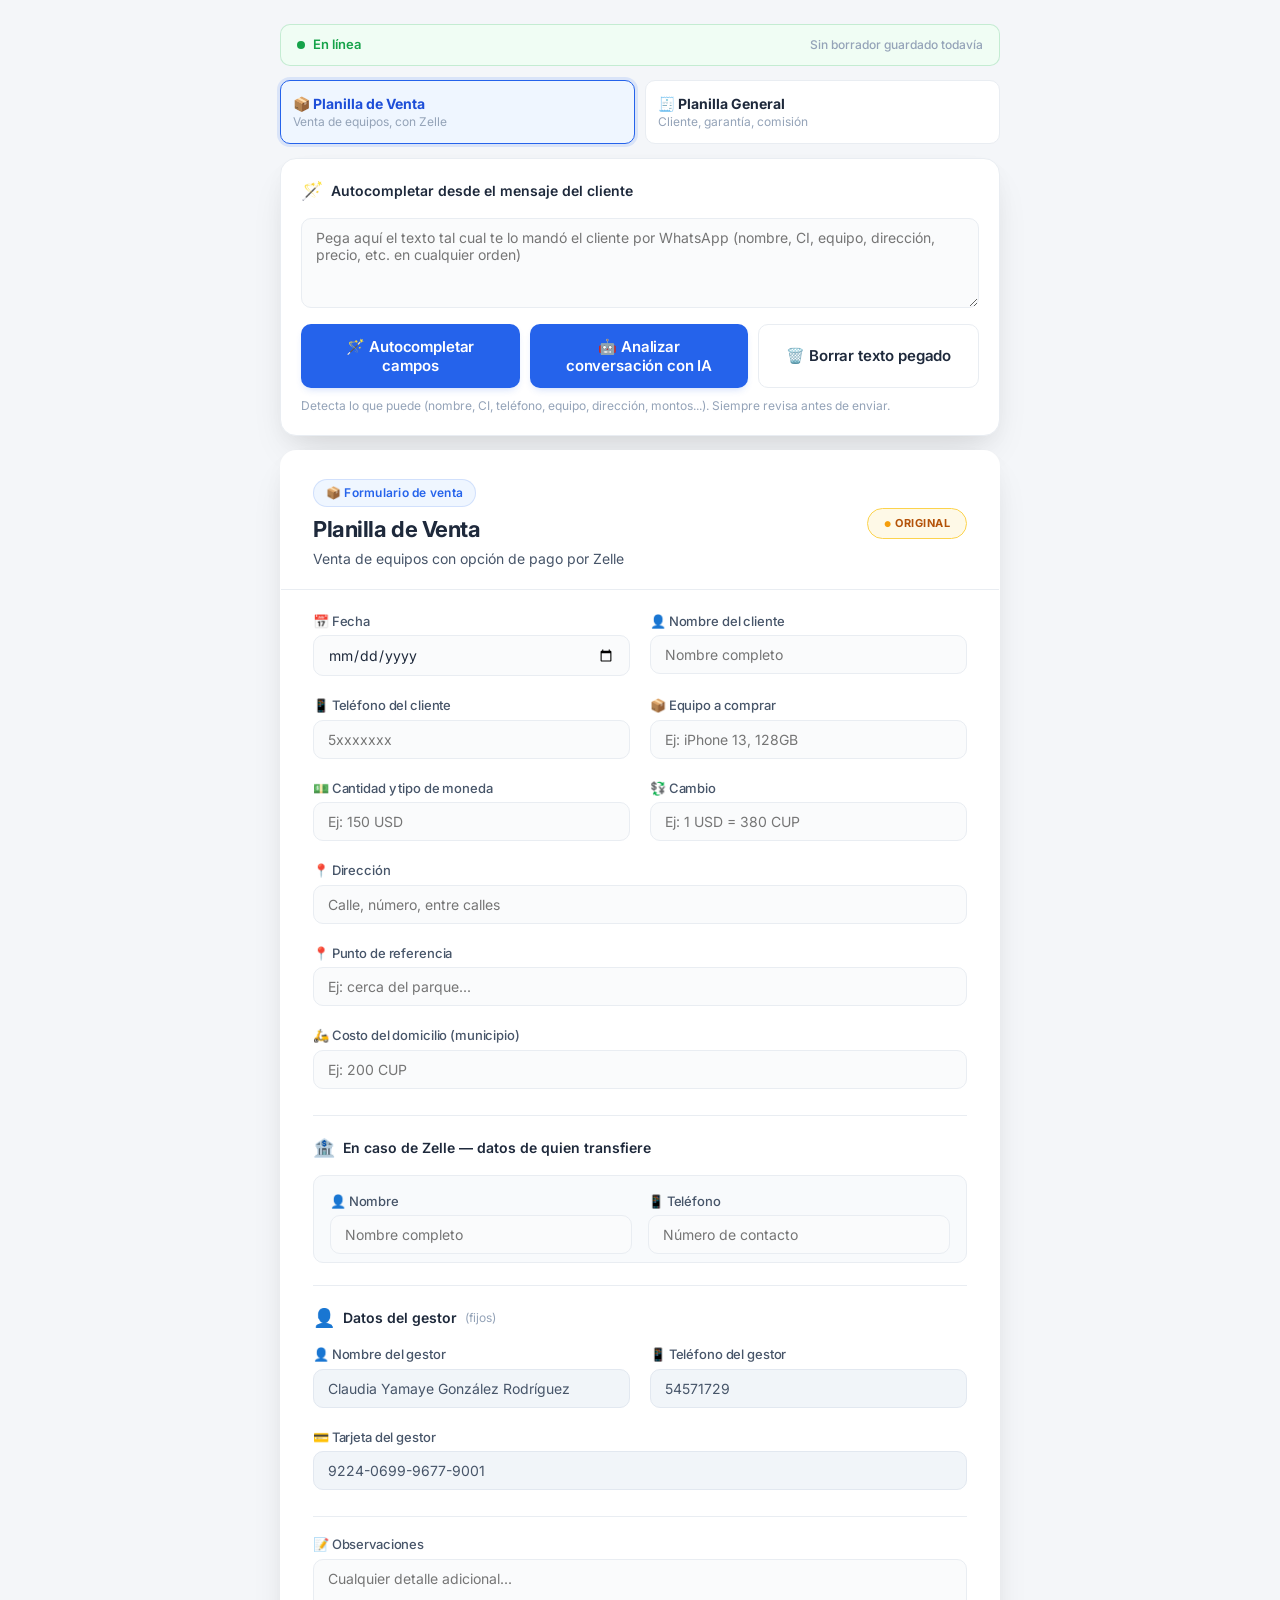
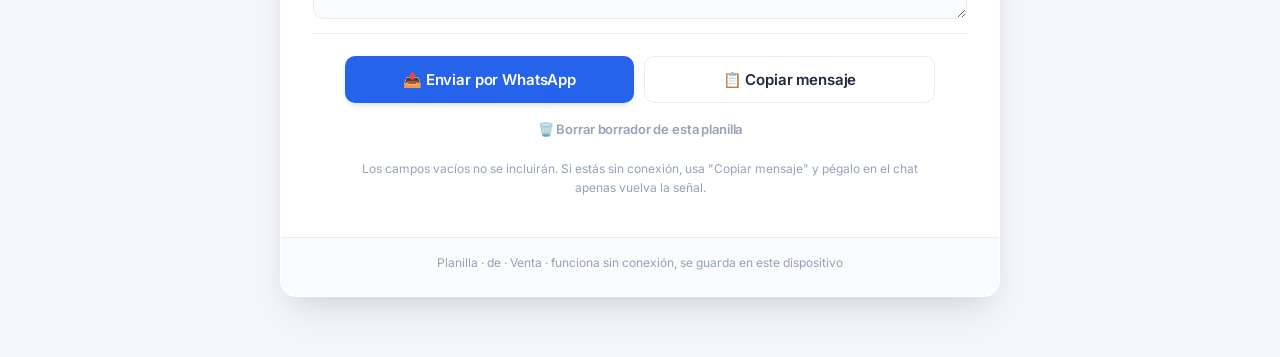
<file: index.html>
<!DOCTYPE html>
<html lang="es">
<head>
  <meta charset="UTF-8" />
  <meta name="viewport" content="width=device-width, initial-scale=1.0" />
  <meta name="theme-color" content="#2563eb" />
  <title>Planilla de Venta Cienfuegos</title>
  <link rel="manifest" href="manifest.json" />
  <link rel="icon" href="icon-192.png" />
  <link rel="apple-touch-icon" href="icon-192.png" />
  <link rel="preconnect" href="https://fonts.googleapis.com" />
  <link rel="preconnect" href="https://fonts.gstatic.com" crossorigin />
  <link href="https://fonts.googleapis.com/css2?family=Inter:opsz,wght@14..32,400;14..32,500;14..32,600;14..32,700&display=swap" rel="stylesheet" />
  <style>
    /* (estilos exactamente igual que antes, sin cambios) */
    * { margin: 0; padding: 0; box-sizing: border-box; }

    :root {
      --bg: #f4f6f9;
      --card-bg: #ffffff;
      --text-primary: #1e293b;
      --text-secondary: #475569;
      --text-muted: #94a3b8;
      --border-light: #e9edf2;
      --border-focus: #2563eb;
      --accent: #2563eb;
      --accent-hover: #1d4ed8;
      --accent-soft: #eff6ff;
      --success: #16a34a;
      --success-soft: #f0fdf4;
      --danger: #dc2626;
      --danger-soft: #fef2f2;
      --shadow: 0 20px 40px -12px rgba(0,0,0,0.12), 0 8px 24px -6px rgba(0,0,0,0.05);
      --radius: 16px;
      --radius-sm: 10px;
      --font: 'Inter', -apple-system, BlinkMacSystemFont, 'Segoe UI', Roboto, Helvetica, Arial, sans-serif;
    }

    body {
      background: var(--bg);
      font-family: var(--font);
      color: var(--text-primary);
      min-height: 100vh;
      display: flex;
      align-items: flex-start;
      justify-content: center;
      padding: 24px 16px 60px;
      line-height: 1.5;
    }

    .app { max-width: 720px; width: 100%; }

    .status-bar {
      display: flex;
      align-items: center;
      justify-content: space-between;
      gap: 10px;
      padding: 10px 16px;
      border-radius: var(--radius-sm);
      margin-bottom: 14px;
      font-size: 13px;
      font-weight: 600;
      background: var(--success-soft);
      color: var(--success);
      border: 1px solid rgba(22, 163, 74, 0.2);
      transition: all 0.2s ease;
    }
    .status-bar.offline {
      background: var(--danger-soft);
      color: var(--danger);
      border-color: rgba(220, 38, 38, 0.2);
    }
    .status-bar .dot { width: 8px; height: 8px; border-radius: 50%; background: currentColor; flex-shrink: 0; }
    .status-left { display: flex; align-items: center; gap: 8px; }
    .save-indicator { font-weight: 500; color: var(--text-muted); font-size: 12px; }

    .category-picker {
      display: grid;
      grid-template-columns: 1fr 1fr;
      gap: 10px;
      margin-bottom: 14px;
    }
    .cat-btn {
      background: var(--card-bg);
      border: 1.5px solid var(--border-light);
      border-radius: var(--radius-sm);
      padding: 14px 12px;
      cursor: pointer;
      text-align: left;
      font-family: var(--font);
      transition: border-color 0.15s, box-shadow 0.15s, transform 0.08s;
      display: flex;
      flex-direction: column;
      gap: 2px;
    }
    .cat-btn:hover { border-color: #cbd5e1; }
    .cat-btn:active { transform: scale(0.98); }
    .cat-btn.active {
      border-color: var(--accent);
      background: var(--accent-soft);
      box-shadow: 0 0 0 3px rgba(37, 99, 235, 0.12);
    }
    .cat-btn .cat-title { font-size: 14px; font-weight: 700; color: var(--text-primary); display: flex; align-items: center; gap: 6px; }
    .cat-btn .cat-sub { font-size: 12px; color: var(--text-muted); }
    .cat-btn.active .cat-title { color: var(--accent-hover); }

    .ticket {
      background: var(--card-bg);
      border-radius: var(--radius);
      box-shadow: var(--shadow);
      overflow: hidden;
      border: 1px solid rgba(255,255,255,0.5);
    }

    header {
      padding: 28px 32px 20px;
      border-bottom: 1px solid var(--border-light);
      display: flex;
      align-items: center;
      justify-content: space-between;
      flex-wrap: wrap;
      gap: 12px;
    }
    .header-left { display: flex; flex-direction: column; }
    .badge {
      display: inline-flex; align-items: center; gap: 6px;
      background: var(--accent-soft); color: var(--accent);
      font-size: 12px; font-weight: 600; letter-spacing: 0.02em;
      padding: 4px 12px; border-radius: 30px; width: fit-content;
      margin-bottom: 6px; border: 1px solid rgba(37,99,235,0.15);
    }
    h1 { font-size: 22px; font-weight: 700; letter-spacing: -0.02em; margin: 0; }
    .sub { font-size: 14px; color: var(--text-secondary); margin-top: 2px; }
    .stamp {
      background: #fef9e7; border: 1px solid #fcd34d; color: #b45309;
      font-size: 11px; font-weight: 700; letter-spacing: 0.04em;
      padding: 6px 16px; border-radius: 30px; text-transform: uppercase;
      white-space: nowrap; display: inline-flex; align-items: center; gap: 4px;
    }
    .stamp::before { content: "●"; font-size: 8px; color: #f59e0b; }

    form { padding: 22px 32px 8px; }
    .form-grid { display: grid; grid-template-columns: 1fr 1fr; gap: 16px 20px; }
    .group { margin-bottom: 4px; }
    .group.full-width { grid-column: 1 / -1; }
    label { display: block; font-size: 13px; font-weight: 500; color: var(--text-secondary); margin-bottom: 4px; letter-spacing: -0.01em; }
    label .opt { font-weight: 400; color: var(--text-muted); font-size: 12px; }

    input, textarea, select {
      width: 100%; border: 1px solid var(--border-light); border-radius: var(--radius-sm);
      background: #fafbfc; font-family: var(--font); font-size: 14px;
      padding: 10px 14px; color: var(--text-primary);
      transition: border-color 0.2s, box-shadow 0.2s, background 0.2s; outline: none;
    }
    input:focus, textarea:focus, select:focus {
      border-color: var(--border-focus); box-shadow: 0 0 0 3px rgba(37,99,235,0.1); background: #ffffff;
    }
    input[readonly] { background: #f1f5f9; color: var(--text-secondary); border-color: #e2e8f0; cursor: default; }
    input[readonly]:focus { box-shadow: none; border-color: #e2e8f0; }
    select { cursor: pointer; appearance: none; background-image: url("data:image/svg+xml,%3Csvg xmlns='http://www.w3.org/2000/svg' width='12' height='8' viewBox='0 0 12 8'%3E%3Cpath fill='%2394a3b8' d='M1 1l5 5 5-5'/%3E%3C/svg%3E"); background-repeat: no-repeat; background-position: right 14px center; padding-right: 34px; }
    textarea { resize: vertical; min-height: 60px; }

    .section-break { margin-top: 22px; padding-top: 18px; border-top: 1px solid var(--border-light); }
    .section-title { font-size: 14px; font-weight: 600; margin-bottom: 14px; display: flex; align-items: center; gap: 8px; }
    .section-title .emoji { font-size: 18px; }
    .zelle-box, .gestor-box { background: #f8fafc; border: 1px solid var(--border-light); border-radius: var(--radius-sm); padding: 16px 16px 4px; margin-top: 4px; }
    .zelle-box .group:last-child, .gestor-box .group:last-child { margin-bottom: 0; }

    .paste-box {
      background: var(--card-bg); border: 1px solid var(--border-light); border-radius: var(--radius);
      box-shadow: var(--shadow); padding: 18px 20px 20px; margin-bottom: 14px;
    }
    .paste-box textarea#pasteInput { min-height: 90px; }
    .paste-box .hint { text-align: left; margin-top: 8px; }
    input.autofilled, textarea.autofilled {
      background: #fffbeb !important; border-color: #fcd34d !important;
      transition: background 1.5s ease, border-color 1.5s ease;
    }

    .fijo-tag { font-weight: 400; font-size: 12px; color: var(--text-muted); }

    .submit-area { padding: 22px 32px 32px; border-top: 1px solid var(--border-light); margin-top: 8px; display: flex; flex-direction: column; gap: 10px; }
    .btn-group { display: flex; gap: 10px; flex-wrap: wrap; }
    .btn {
      flex: 1; min-width: 140px; display: inline-flex; align-items: center; justify-content: center; gap: 8px;
      font-family: var(--font); font-weight: 600; font-size: 15px; padding: 13px 20px; border: none;
      border-radius: var(--radius-sm); cursor: pointer; transition: background 0.2s, transform 0.08s, box-shadow 0.2s;
      text-decoration: none; color: #fff; background: var(--accent); letter-spacing: -0.01em;
    }
    .btn:active { transform: scale(0.97); }
    .btn-primary { background: var(--accent); box-shadow: 0 4px 8px -4px rgba(37,99,235,0.3); }
    .btn-primary:hover { background: var(--accent-hover); box-shadow: 0 8px 16px -6px rgba(37,99,235,0.35); }
    .btn-outline { background: transparent; color: var(--text-primary); border: 1.5px solid var(--border-light); box-shadow: none; }
    .btn-outline:hover { background: #f1f5f9; border-color: #cbd5e1; }
    .btn-ghost { background: transparent; color: var(--text-muted); border: none; box-shadow: none; flex: none; min-width: auto; padding: 8px 10px; font-size: 13px; }
    .btn-ghost:hover { color: var(--danger); }

    .hint { font-size: 12px; color: var(--text-muted); text-align: center; line-height: 1.6; margin-top: 4px; }

    footer { text-align: center; font-size: 12px; color: var(--text-muted); padding: 16px 32px 24px; border-top: 1px solid var(--border-light); background: #fafbfc; }

    @media (max-width: 600px) {
      header { flex-direction: column; align-items: flex-start; padding: 22px 20px 16px; }
      .stamp { align-self: flex-start; }
      form { padding: 16px 20px 4px; }
      .form-grid { grid-template-columns: 1fr; gap: 12px; }
      .submit-area { padding: 18px 20px 24px; }
      .btn-group { flex-direction: column; }
      .btn { min-width: unset; width: 100%; }
      .zelle-box, .gestor-box { padding: 12px 12px 0; }
      footer { padding: 12px 20px 16px; }
      .category-picker { grid-template-columns: 1fr; }
    }
    @media (max-width: 400px) {
      body { padding: 12px 8px 40px; }
      .ticket { border-radius: 12px; }
      input, textarea, select { font-size: 13px; padding: 8px 12px; }
    }
  </style>
</head>
<body>
  <div class="app">

    <div class="status-bar" id="statusBar">
      <div class="status-left">
        <span class="dot"></span>
        <span id="statusText">En línea</span>
      </div>
      <span class="save-indicator" id="saveIndicator">Borrador guardado en este dispositivo</span>
    </div>

    <div class="category-picker">
      <button type="button" class="cat-btn" id="btnVenta" onclick="switchCategory('venta')">
        <span class="cat-title">📦 Planilla de Venta</span>
        <span class="cat-sub">Venta de equipos, con Zelle</span>
      </button>
      <button type="button" class="cat-btn" id="btnGeneral" onclick="switchCategory('general')">
        <span class="cat-title">🧾 Planilla General</span>
        <span class="cat-sub">Cliente, garantía, comisión</span>
      </button>
    </div>

    <div class="paste-box">
      <div class="section-title"><span class="emoji">🪄</span> Autocompletar desde el mensaje del cliente</div>
      <textarea id="pasteInput" placeholder="Pega aquí el texto tal cual te lo mandó el cliente por WhatsApp (nombre, CI, equipo, dirección, precio, etc. en cualquier orden)"></textarea>
      <div class="btn-group" style="margin-top:10px;">
        <button type="button" class="btn btn-primary" id="autofillBtn">🪄 Autocompletar campos</button>
        <button type="button" class="btn btn-primary" id="iaBtn">🤖 Analizar conversación con IA</button>
        <button type="button" class="btn btn-outline" id="clearPasteBtn">🗑️ Borrar texto pegado</button>
      </div>
      <div class="hint" id="autofillResult">Detecta lo que puede (nombre, CI, teléfono, equipo, dirección, montos...). Siempre revisa antes de enviar.</div>
    </div>

    <div class="ticket">
      <header>
        <div class="header-left">
          <span class="badge" id="headerBadge">📋 Formulario de venta</span>
          <h1 id="headerTitle">Planilla de Venta</h1>
          <div class="sub" id="headerSub">Completa los datos y envía directo por WhatsApp</div>
        </div>
        <div class="stamp">Original</div>
      </header>

      <form id="formVenta" class="planilla-form">
        <div class="form-grid">
          <div class="group">
            <label for="v_fecha">📅 Fecha</label>
            <input type="date" id="v_fecha" name="fecha" />
          </div>
          <div class="group">
            <label for="v_nombreCliente">👤 Nombre del cliente</label>
            <input type="text" id="v_nombreCliente" name="nombreCliente" placeholder="Nombre completo" />
          </div>
          <div class="group">
            <label for="v_telCliente">📱 Teléfono del cliente</label>
            <input type="tel" id="v_telCliente" name="telCliente" placeholder="5xxxxxxx" />
          </div>
          <div class="group">
            <label for="v_equipo">📦 Equipo a comprar</label>
            <input type="text" id="v_equipo" name="equipo" placeholder="Ej: iPhone 13, 128GB" />
          </div>
          <div class="group">
            <label for="v_cantidad">💵 Cantidad y tipo de moneda</label>
            <input type="text" id="v_cantidad" name="cantidad" placeholder="Ej: 150 USD" />
          </div>
          <div class="group">
            <label for="v_cambio">💱 Cambio</label>
            <input type="text" id="v_cambio" name="cambio" placeholder="Ej: 1 USD = 380 CUP" />
          </div>
          <div class="group full-width">
            <label for="v_direccion">📍 Dirección</label>
            <input type="text" id="v_direccion" name="direccion" placeholder="Calle, número, entre calles" />
          </div>
          <div class="group full-width">
            <label for="v_referencia">📍 Punto de referencia</label>
            <input type="text" id="v_referencia" name="referencia" placeholder="Ej: cerca del parque..." />
          </div>
          <div class="group full-width">
            <label for="v_domicilio">🛵 Costo del domicilio (municipio)</label>
            <input type="text" id="v_domicilio" name="domicilio" placeholder="Ej: 200 CUP" />
          </div>
        </div>

        <div class="section-break">
          <div class="section-title"><span class="emoji">🏦</span> En caso de Zelle — datos de quien transfiere</div>
          <div class="zelle-box">
            <div class="form-grid" style="gap:12px 16px;">
              <div class="group">
                <label for="v_zelleNombre">👤 Nombre</label>
                <input type="text" id="v_zelleNombre" name="zelleNombre" placeholder="Nombre completo" />
              </div>
              <div class="group">
                <label for="v_zelleTelefono">📱 Teléfono</label>
                <input type="tel" id="v_zelleTelefono" name="zelleTelefono" placeholder="Número de contacto" />
              </div>
            </div>
          </div>
        </div>

        <div class="section-break">
          <div class="section-title"><span class="emoji">👤</span> Datos del gestor <span class="fijo-tag">(fijos)</span></div>
          <div class="form-grid">
            <div class="group">
              <label for="v_gestorNombre">👤 Nombre del gestor</label>
              <input type="text" id="v_gestorNombre" name="gestorNombre" value="Claudia Yamaye González Rodríguez" readonly />
            </div>
            <div class="group">
              <label for="v_gestorTelefono">📱 Teléfono del gestor</label>
              <input type="tel" id="v_gestorTelefono" name="gestorTelefono" value="54571729" readonly />
            </div>
            <div class="group full-width">
              <label for="v_gestorTarjeta">💳 Tarjeta del gestor</label>
              <input type="text" id="v_gestorTarjeta" name="gestorTarjeta" value="9224-0699-9677-9001" readonly />
            </div>
          </div>
        </div>

        <div class="section-break">
          <div class="group full-width" style="margin-bottom:0;">
            <label for="v_observaciones">📝 Observaciones</label>
            <textarea id="v_observaciones" name="observaciones" placeholder="Cualquier detalle adicional..."></textarea>
          </div>
        </div>

        <div class="submit-area">
          <div class="btn-group">
            <button type="submit" class="btn btn-primary">📤 Enviar por WhatsApp</button>
            <button type="button" class="btn btn-outline copy-btn">📋 Copiar mensaje</button>
          </div>
          <button type="button" class="btn btn-ghost clear-btn">🗑️ Borrar borrador de esta planilla</button>
          <div class="hint">Los campos vacíos no se incluirán. Si estás sin conexión, usa "Copiar mensaje" y pégalo en el chat apenas vuelva la señal.</div>
        </div>
      </form>

      <form id="formGeneral" class="planilla-form" style="display:none;">
        <div class="form-grid">
          <div class="group">
            <label for="g_fecha">📅 Fecha</label>
            <input type="date" id="g_fecha" name="fecha" />
          </div>
          <div class="group">
            <label for="g_nombreCliente">👤 Nombre y Apellido del cliente</label>
            <input type="text" id="g_nombreCliente" name="nombreCliente" placeholder="Nombre completo" />
          </div>
          <div class="group">
            <label for="g_ciCliente">🪪 CI del cliente</label>
            <input type="text" id="g_ciCliente" name="ciCliente" placeholder="11 dígitos" inputmode="numeric" maxlength="11" />
          </div>
          <div class="group">
            <label for="g_telCliente">📱 Teléfono del cliente</label>
            <input type="tel" id="g_telCliente" name="telCliente" placeholder="5xxxxxxx" />
          </div>
          <div class="group">
            <label for="g_equipo">📦 Equipo a comprar</label>
            <input type="text" id="g_equipo" name="equipo" placeholder="Ej: iPhone 13, 128GB" />
          </div>
          <div class="group">
            <label for="g_garantia">🛡️ Garantía</label>
            <input type="text" id="g_garantia" name="garantia" placeholder="Ej: 3 meses" />
          </div>
          <div class="group full-width">
            <label for="g_direccion">📍 Dirección</label>
            <input type="text" id="g_direccion" name="direccion" placeholder="Calle, número, entre calles" />
          </div>
          <div class="group">
            <label for="g_cantidad">💵 Cantidad a pagar</label>
            <input type="text" id="g_cantidad" name="cantidad" placeholder="Ej: 150 USD" />
          </div>
          <div class="group">
            <label for="g_vuelto">💰 Vuelto</label>
            <input type="text" id="g_vuelto" name="vuelto" placeholder="Ej: 20 CUP" />
          </div>
          <div class="group full-width">
            <label for="g_domicilio">🛵 Costo del domicilio</label>
            <input type="text" id="g_domicilio" name="domicilio" placeholder="Ej: 200 CUP" />
          </div>
          <div class="group">
            <label for="g_pagaQuien">🙋 Paga el domicilio</label>
            <select id="g_pagaQuien" name="pagaQuien">
              <option value="">Seleccionar...</option>
              <option value="Gestor">Gestor</option>
              <option value="Cliente">Cliente</option>
            </select>
          </div>
        </div>

        <div class="section-break">
          <div class="section-title"><span class="emoji">🏦</span> En caso de Zelle — datos de quien transfiere</div>
          <div class="zelle-box">
            <div class="form-grid" style="gap:12px 16px;">
              <div class="group full-width">
                <label for="g_zelleTelefono">📱 Teléfono del que va a pagar por Zelle</label>
                <input type="tel" id="g_zelleTelefono" name="zelleTelefono" placeholder="Número de contacto" />
              </div>
            </div>
          </div>
        </div>

        <div class="section-break">
          <div class="section-title"><span class="emoji">👤</span> Datos del gestor <span class="fijo-tag">(prellenados, editables)</span></div>
          <div class="gestor-box">
            <div class="form-grid">
              <div class="group">
                <label for="g_gestorNombre">👤 Nombre de Gestor</label>
                <input type="text" id="g_gestorNombre" name="gestorNombre" value="Claudia Yamaye González Rodríguez" />
              </div>
              <div class="group">
                <label for="g_gestorTelefono">📱 Teléfono del Gestor</label>
                <input type="tel" id="g_gestorTelefono" name="gestorTelefono" value="54571729" />
              </div>
              <div class="group">
                <label for="g_gestorTarjeta">💳 Tarjeta del Gestor</label>
                <input type="text" id="g_gestorTarjeta" name="gestorTarjeta" value="9224-0699-9677-9001" />
              </div>
              <div class="group">
                <label for="g_comision">🧮 Comisión</label>
                <input type="text" id="g_comision" name="comision" placeholder="Ej: 10 USD" />
              </div>
            </div>
          </div>
        </div>

        <div class="section-break">
          <div class="group full-width" style="margin-bottom:0;">
            <label for="g_observaciones">📝 Observaciones</label>
            <textarea id="g_observaciones" name="observaciones" placeholder="Cualquier detalle adicional..."></textarea>
          </div>
        </div>

        <div class="submit-area">
          <div class="btn-group">
            <button type="submit" class="btn btn-primary">📤 Enviar por WhatsApp</button>
            <button type="button" class="btn btn-outline copy-btn">📋 Copiar mensaje</button>
          </div>
          <button type="button" class="btn btn-ghost clear-btn">🗑️ Borrar borrador de esta planilla</button>
          <div class="hint">Los campos vacíos no se incluirán. Si estás sin conexión, usa "Copiar mensaje" y pégalo en el chat apenas vuelva la señal.</div>
        </div>
      </form>

      <footer>Planilla · de · Venta · funciona sin conexión, se guarda en este dispositivo</footer>
    </div>
  </div>

  <script>
    const WHATSAPP_LINK = "https://wa.me/5354571729";

    // ---------- CATEGORÍAS ----------
    const CATEGORIES = {
      venta: {
        formId: "formVenta",
        badge: "📦 Formulario de venta",
        title: "Planilla de Venta",
        sub: "Venta de equipos con opción de pago por Zelle",
        storageKey: "planilla_draft_venta",
        title_msg: "❗❗ PLANILLA DE VENTA ❗❗",
        fieldDefs: [
          { id: "fecha", label: "📅 Fecha", isDate: true },
          { id: "nombreCliente", label: "👤 Nombre del cliente" },
          { id: "telCliente", label: "📱 Teléfono del cliente" },
          { id: "equipo", label: "📦 Equipo a comprar" },
          { id: "cantidad", label: "💵 Cantidad y tipo de moneda" },
          { id: "cambio", label: "💱 Cambio" },
          { id: "direccion", label: "📍 Dirección" },
          { id: "referencia", label: "📍 Punto de referencia" },
          { id: "domicilio", label: "🛵 Costo del domicilio si es para municipio" },
        ],
        zelleDefs: [
          { id: "zelleNombre", label: "👤 Nombre" },
          { id: "zelleTelefono", label: "📱 Teléfono" },
        ],
        zelleTitle: "🏦 En caso de Zelle, datos de quien realizará la transferencia:",
        gestorDefs: [
          { id: "gestorNombre", label: "👤 Nombre del gestor" },
          { id: "gestorTelefono", label: "📱 Teléfono del gestor" },
          { id: "gestorTarjeta", label: "💳 Tarjeta del gestor" },
        ],
      },
      general: {
        formId: "formGeneral",
        badge: "🧾 Formulario general",
        title: "Planilla General",
        sub: "Cliente, garantía, gestor y comisión",
        storageKey: "planilla_draft_general",
        title_msg: "❗❗ PLANILLA ❗❗",
        fieldDefs: [
          { id: "fecha", label: "➡️Fecha", isDate: true },
          { id: "nombreCliente", label: "➡️Nombre y Apellido del cliente" },
          { id: "ciCliente", label: "➡️CI del cliente" },
          { id: "telCliente", label: "➡️Teléfono del cliente" },
          { id: "equipo", label: "➡️Equipo a comprar" },
          { id: "direccion", label: "➡️Dirección" },
          { id: "garantia", label: "➡️Garantía" },
          { id: "cantidad", label: "➡️Cantidad a pagar" },
          { id: "vuelto", label: "➡️Vuelto" },
          { id: "domicilio", label: "➡️Costo del domicilio" },
          { id: "pagaQuien", label: "➡️Paga el gestor o el cliente" },
        ],
        zelleDefs: [
          { id: "zelleTelefono", label: "➡️Teléfono del q va a pagar por Zelle" },
        ],
        zelleTitle: "🏦 En caso de Zelle:",
        gestorDefs: [
          { id: "gestorNombre", label: "➡️Nombre de Gestor" },
          { id: "gestorTelefono", label: "➡️Teléfono del Gestor" },
          { id: "gestorTarjeta", label: "➡️Tarjeta del Gestor" },
          { id: "comision", label: "➡️Comisión" },
        ],
      },
    };

    let currentCategory = localStorage.getItem("planilla_categoria") || "venta";

    function isMobileDevice() {
      return /Android|iPhone|iPad|iPod/i.test(navigator.userAgent);
    }

    function buildWhatsappUrl(message) {
      const encoded = encodeURIComponent(message);
      const match = WHATSAPP_LINK.match(/wa\.me\/(\d{7,15})/);
      if (!match) return null;
      const phone = match[1];
      if (isMobileDevice()) return `whatsapp://send?phone=${phone}&text=${encoded}`;
      return `https://web.whatsapp.com/send?phone=${phone}&text=${encoded}`;
    }

    function formatFecha(value) {
      if (!value) return "";
      const [y, m, d] = value.split("-");
      return `${d}/${m}/${y}`;
    }

    function buildMessage(cat, data) {
      let lines = [];
      lines.push(cat.title_msg);
      lines.push("");

      cat.fieldDefs.forEach(f => {
        let val = data[f.id];
        if (val && val.trim() !== "") {
          if (f.isDate) val = formatFecha(val);
          lines.push(`${f.label}: ${val}`);
        }
      });

      const zelleHasData = cat.zelleDefs.some(f => data[f.id] && data[f.id].trim() !== "");
      if (zelleHasData) {
        lines.push("");
        lines.push(cat.zelleTitle);
        cat.zelleDefs.forEach(f => {
          const val = data[f.id];
          if (val && val.trim() !== "") lines.push(`${f.label}: ${val}`);
        });
      }

      const gestorHasData = cat.gestorDefs.some(f => data[f.id] && data[f.id].trim() !== "");
      if (gestorHasData) {
        lines.push("");
        cat.gestorDefs.forEach(f => {
          const val = data[f.id];
          if (val && val.trim() !== "") lines.push(`${f.label}: ${val}`);
        });
      }

      if (data.observaciones && data.observaciones.trim() !== "") {
        lines.push("");
        lines.push(`📝 Observaciones: ${data.observaciones}`);
      }

      return lines.join("\n");
    }

    function getFormData(formEl) {
      const formData = new FormData(formEl);
      const data = {};
      formData.forEach((value, key) => { data[key] = value; });
      return data;
    }

    function copyToClipboard(text) {
      if (navigator.clipboard && window.isSecureContext) {
        return navigator.clipboard.writeText(text);
      }
      return new Promise((resolve, reject) => {
        const ta = document.createElement("textarea");
        ta.value = text;
        ta.style.position = "fixed";
        ta.style.left = "-9999px";
        ta.style.top = "0";
        document.body.appendChild(ta);
        ta.focus();
        ta.select();
        try {
          const ok = document.execCommand("copy");
          document.body.removeChild(ta);
          ok ? resolve() : reject(new Error("execCommand falló"));
        } catch (err) {
          document.body.removeChild(ta);
          reject(err);
        }
      });
    }

    // ---------- 🧠 NUEVO AUTCOMPLETADO MEJORADO ----------
    const DEVICE_KEYWORDS = [
      "iphone", "ipad", "macbook", "imac", "airpods", "apple watch",
      "samsung", "galaxy", "xiaomi", "redmi", "poco", "huawei", "honor",
      "tecno", "infinix", "motorola", "moto g", "oneplus", "realme",
      "tablet", "laptop", "notebook", "smart tv", "tv box", "tv",
      "play station", "playstation", "ps5", "ps4", "xbox", "nintendo switch",
      "power bank", "cargador", "audífonos", "auriculares", "bocina", "parlante",
      "lámpara", "lampara", "lampra"   // <-- añadido para el ejemplo
    ];

    function normalizeCurrency(raw) {
      let c = raw.toUpperCase();
      if (c === "$" || c.startsWith("D")) return "USD";
      if (c.startsWith("PES") || c === "MN" || c === "CUP") return "MN";
      return c;
    }

    function extractMoney(text) {
      const m = text.match(/(\d+[.,]?\d*)\s*(usd|cup|mn|mlc|\$|d[oó]lares|pesos)/i);
      if (!m) return null;
      return { amount: m[1].replace(",", "."), currency: normalizeCurrency(m[2]) };
    }

    function formatMoneyObj(amount, currency) {
      return `${amount} ${currency}`;
    }

    // Clasifica por comas (estructura típica de mensajes con separación)
    function classifySegments(text) {
      const segments = text.split(",").map(s => s.trim()).filter(Boolean);
      const values = {};
      let nombreSet = false;
      let equipoSet = false;
      let cantidadSet = false;
      let cambioSet = false;
      let direccionSet = false;
      let referenciaSet = false;

      const ciRe = /\b\d{11}\b/;
      const phoneRe = /(?:\+?53)?\s?5\d{7}\b/;
      const addressRe = /(calle|avenida|\bave\.?\b|reparto|vedado|edificio|apto|apartamento|entre\s)/i;
      const refRe = /(cerca de|frente a|al lado de|referencia:?)/i;
      const garantiaRe = /garant[ií]a/i;
      const domicilioKw = /domicilio|env[ií]o|mensajer[íi]a|delivery/i;
      const vueltoKw = /vuelto/i;
      const comisionKw = /comisi[oó]n/i;
      const zelleKw = /zelle/i;
      const cambioKw = /cambio|tasa|1\s*usd\s*[=x]/i;
      const moneyReGlobal = new RegExp("(\\d+[.,]?\\d*)\\s*(usd|cup|mn|mlc|\\$|d[oó]lares|pesos)", "gi");

      function pickFirstMoney(seg) {
        const m = [...seg.matchAll(moneyReGlobal)];
        if (m.length) return formatMoneyObj(m[0][1].replace(",", "."), normalizeCurrency(m[0][2]));
        return null;
      }

      for (let seg of segments) {
        // Si el segmento contiene "cambio" o "tasa", extraer el monto como cambio
        if (cambioKw.test(seg) && !cambioSet) {
          const m = seg.match(/(\d+[.,]?\d*)\s*(usd|cup|mn|mlc|\$|d[oó]lares|pesos)/i);
          if (m) {
            values.cambio = formatMoneyObj(m[1].replace(",", "."), normalizeCurrency(m[2]));
            cambioSet = true;
            continue;
          } else {
            // Si no hay monto, puede ser "10000 MN o 10 usd" -> tomar ambos
            const all = [...seg.matchAll(moneyReGlobal)];
            if (all.length >= 2) {
              values.cambio = all.map(m => formatMoneyObj(m[1].replace(",", "."), normalizeCurrency(m[2]))).join(" o ");
              cambioSet = true;
              continue;
            }
          }
        }

        // Teléfono
        if (phoneRe.test(seg)) {
          const tel = seg.match(phoneRe)[0].replace(/[^\d]/g, "");
          if (zelleKw.test(seg)) values.zelleTelefono = tel;
          else if (!values.telCliente) values.telCliente = tel;
          else if (!values.zelleTelefono) values.zelleTelefono = tel;
          continue;
        }

        // CI
        if (ciRe.test(seg) && !values.ciCliente) {
          values.ciCliente = seg.match(ciRe)[0];
          continue;
        }

        // Garantía
        if (garantiaRe.test(seg) && !values.garantia) {
          values.garantia = seg.replace(garantiaRe, "").trim();
          continue;
        }

        // Zelle (nombre o teléfono)
        if (zelleKw.test(seg) && !new RegExp(moneyReGlobal).test(seg) && !phoneRe.test(seg)) {
          const name = seg.replace(zelleKw, "").replace(/a nombre de|nombre|es|:/gi, "").trim();
          if (name && !values.zelleNombre) values.zelleNombre = name;
          continue;
        }

        // Dirección
        if (addressRe.test(seg) && !direccionSet) {
          values.direccion = seg;
          direccionSet = true;
          continue;
        }

        // Referencia
        if (refRe.test(seg) && !referenciaSet) {
          values.referencia = seg;
          referenciaSet = true;
          continue;
        }

        // Si tiene monto (dinero)
        if (moneyReGlobal.test(seg)) {
          const firstMoney = pickFirstMoney(seg);
          if (!firstMoney) continue;

          // Domicilio
          if (domicilioKw.test(seg) && !values.domicilio) {
            values.domicilio = firstMoney;
            continue;
          }
          // Vuelto
          if (vueltoKw.test(seg) && !values.vuelto) {
            values.vuelto = firstMoney;
            continue;
          }
          // Comisión
          if (comisionKw.test(seg) && !values.comision) {
            values.comision = firstMoney;
            continue;
          }

          // Si es un precio de equipo (ej. "lampara (55 usd)") y todavía no tenemos equipo
          if (!equipoSet && /\(/.test(seg) && /\)/.test(seg)) {
            // El equipo es todo el segmento
            values.equipo = seg;
            equipoSet = true;
            // El precio podría ir también como cantidad, pero mejor esperar a otro segmento
            continue;
          }

          // Si no se ha asignado cantidad, asignarlo como cantidad
          if (!cantidadSet) {
            // Pero si el segmento tiene palabras como "lampara" y un número, podría ser cantidad con unidad
            // Ej: "1 lampara usd o mn o transferencia"
            const unitMatch = seg.match(/(\d+)\s*([a-zA-Záéíóúñ]+)/i);
            if (unitMatch && DEVICE_KEYWORDS.some(kw => seg.toLowerCase().includes(kw))) {
              // Es una cantidad con unidad (ej. 1 lámpara)
              const unit = unitMatch[2];
              const moneda = seg.match(/(usd|mn|cup|mlc)/i);
              const monedaStr = moneda ? moneda[0].toUpperCase() : "";
              values.cantidad = `${unitMatch[1]} ${unit}${monedaStr ? ' en ' + monedaStr : ''}`;
              cantidadSet = true;
              continue;
            } else {
              // Si no, es solo un monto (ej. "150 USD")
              values.cantidad = firstMoney;
              cantidadSet = true;
              continue;
            }
          }

          // Si ya tenemos cantidad, y no es cambio, guardar como cambio (si no está ya)
          if (!cambioSet) {
            values.cambio = firstMoney;
            cambioSet = true;
            continue;
          }

          // Si sobra, va a observaciones
        }

        // Nombre (primer segmento sin números, corto, y sin palabras clave)
        if (!nombreSet && !/\d/.test(seg) && seg.split(/\s+/).length <= 4 && !/calle|avenida|reparto|zelle|domicilio|garantía|vuelto|comisión|cambio/i.test(seg)) {
          values.nombreCliente = seg;
          nombreSet = true;
          continue;
        }

        // Si es un equipo sin precio claro (ej. "lampra")
        if (!equipoSet && DEVICE_KEYWORDS.some(kw => seg.toLowerCase().includes(kw))) {
          // Si tiene paréntesis con precio, ya lo capturamos antes, sino tomamos el segmento entero
          if (!/\(/.test(seg) || !/\)/.test(seg)) {
            values.equipo = seg;
            equipoSet = true;
            continue;
          }
        }

        // Si no encaja, guardar en observaciones (acumulando)
        if (seg) {
          if (!values.observaciones) values.observaciones = seg;
          else values.observaciones += ", " + seg;
        }
      }

      return values;
    }

    // Análisis de texto libre (cuando no hay comas o para completar)
    function autofillFreeform(text) {
      const values = {};
      const lower = text.toLowerCase();

      // Nombre: buscar "me llamo", "nombre", o primer palabra sin números
      let nameMatch = text.match(/(?:me llamo|mi nombre es|soy|nombre:?\s*)\s*([a-zA-ZÁÉÍÓÚÑáéíóúñ]+(?:\s+[a-zA-ZÁÉÍÓÚÑáéíóúñ]+){0,3})/i);
      if (nameMatch) {
        values.nombreCliente = nameMatch[1].trim();
      } else {
        // Tomar primer token que no sea número ni palabra clave
        const tokens = text.split(/[\s,]+/);
        for (const t of tokens) {
          if (t.length > 1 && !/\d/.test(t) && !/calle|avenida|reparto|zelle|domicilio|garantía|vuelto|comisión|cambio|usd|mn|cup|mlc/i.test(t)) {
            values.nombreCliente = t;
            break;
          }
        }
      }

      // Teléfono
      const telMatch = text.match(/(?:\+?53)?\s?5\d{7}\b/);
      if (telMatch) values.telCliente = telMatch[0].replace(/[^\d]/g, "");

      // CI
      const ciMatch = text.match(/\b\d{11}\b/);
      if (ciMatch) values.ciCliente = ciMatch[0];

      // Equipo: buscar palabra clave y capturar hasta coma o punto o monto
      for (const kw of DEVICE_KEYWORDS) {
        const idx = lower.indexOf(kw);
        if (idx !== -1) {
          // Tomar desde la palabra clave hasta la siguiente coma o punto o fin
          const start = idx;
          let end = text.length;
          const nextComma = text.indexOf(",", start);
          const nextDot = text.indexOf(".", start);
          const nextSemicolon = text.indexOf(";", start);
          const nextNewline = text.indexOf("\n", start);
          const stops = [nextComma, nextDot, nextSemicolon, nextNewline].filter(i => i !== -1);
          if (stops.length) end = Math.min(...stops);
          let fragment = text.slice(start, end).trim();
          // Si el fragmento es muy largo, acortar a 50 chars
          if (fragment.length > 50) fragment = fragment.slice(0, 50);
          values.equipo = fragment;
          break;
        }
      }

      // Dirección
      const dirMatch = text.match(/(calle[^.,\n]*|avenida[^.,\n]*|reparto[^.,\n]*|vedado[^.,\n]*|edificio[^.,\n]*|apto[^.,\n]*|apartamento[^.,\n]*|entre\s[^.,\n]*)/i);
      if (dirMatch) values.direccion = dirMatch[0].trim();

      // Referencia
      const refMatch = text.match(/(cerca de[^.,\n]*|frente a[^.,\n]*|al lado de[^.,\n]*|referencia:?\s*[^.,\n]*)/i);
      if (refMatch) values.referencia = refMatch[0].trim();

      // Garantía
      const garMatch = text.match(/garant[ií]a[:\s]*([^.,\n]*)/i);
      if (garMatch && garMatch[1]) values.garantia = garMatch[1].trim();

      // Cantidad: buscar "1 lampara" o similar
      const unitMatch = text.match(/(\d+)\s*([a-zA-Záéíóúñ]+)\s*(?:en\s*)?(usd|mn|cup|mlc)?/i);
      if (unitMatch && DEVICE_KEYWORDS.some(kw => lower.includes(kw))) {
        const unit = unitMatch[2];
        const moneda = unitMatch[3] ? unitMatch[3].toUpperCase() : "";
        values.cantidad = `${unitMatch[1]} ${unit}${moneda ? ' en ' + moneda : ''}`;
      } else {
        // Buscar cualquier monto con moneda
        const money = extractMoney(text);
        if (money) values.cantidad = formatMoneyObj(money.amount, money.currency);
      }

      // Cambio: buscar "cambio", "tasa", o relación "1 usd ="
      const cambioMatch = text.match(/cambio[:\s]*([^.,\n]*)/i);
      if (cambioMatch && cambioMatch[1]) {
        const val = cambioMatch[1].trim();
        const money = extractMoney(val);
        if (money) values.cambio = formatMoneyObj(money.amount, money.currency);
        else values.cambio = val;
      } else {
        const rateMatch = text.match(/1\s*(?:usd)?\s*[=x]\s*(\d+)\s*(cup|mn)?/i);
        if (rateMatch) {
          const amount = rateMatch[1];
          const currency = rateMatch[2] ? rateMatch[2].toUpperCase() : "MN";
          values.cambio = `1 USD = ${amount} ${currency}`;
        } else {
          // Buscar dos montos con distintas monedas (ej. "10000 MN o 10 usd")
          const allMoney = [...text.matchAll(/(\d+[.,]?\d*)\s*(usd|cup|mn|mlc|\$|d[oó]lares|pesos)/gi)];
          if (allMoney.length >= 2) {
            const m1 = { amount: allMoney[0][1].replace(",", "."), currency: normalizeCurrency(allMoney[0][2]) };
            const m2 = { amount: allMoney[1][1].replace(",", "."), currency: normalizeCurrency(allMoney[1][2]) };
            if (m1.currency !== m2.currency) {
              values.cambio = `${m1.amount} ${m1.currency} o ${m2.amount} ${m2.currency}`;
            }
          }
        }
      }

      // Domicilio
      const domMatch = text.match(/domicilio[:\s]*([^.,\n]*)/i);
      if (domMatch && domMatch[1]) values.domicilio = domMatch[1].trim();

      // Zelle
      const zelleIdx = lower.indexOf("zelle");
      if (zelleIdx !== -1) {
        const window_ = text.slice(zelleIdx, zelleIdx + 80);
        const tel = window_.match(/(?:\+?53)?\s?5\d{7}\b/);
        if (tel) values.zelleTelefono = tel[0].replace(/[^\d]/g, "");
        const name = window_.match(/(?:a nombre de|nombre:?\s*)\s*([a-zA-ZÁÉÍÓÚÑáéíóúñ]+(?:\s+[a-zA-ZÁÉÍÓÚÑáéíóúñ]+){0,2})/i);
        if (name) values.zelleNombre = name[1].trim();
      }

      return values;
    }

    // Función principal de autocompletado
    function autofillFromText(cat, formEl, rawText) {
      const text = rawText.trim();
      if (!text) return 0;

      // Primero clasificar por comas
      const segValues = classifySegments(text);
      // Luego completar con análisis libre
      const freeValues = autofillFreeform(text);
      // Combinar (segValues tiene prioridad)
      const values = Object.assign({}, freeValues, segValues);

      let filledCount = 0;
      Object.keys(values).forEach(key => {
        const val = values[key];
        if (!val) return;
        const field = formEl.elements.namedItem(key);
        if (!field) return;
        if (field.value && field.value.trim() !== "") return; // no pisar si ya tiene
        field.value = val;
        field.classList.add("autofilled");
        setTimeout(() => field.classList.remove("autofilled"), 4000);
        filledCount++;
      });

      // Fecha automática
      const fechaField = formEl.elements.namedItem("fecha");
      if (fechaField && !fechaField.value) {
        const now = new Date();
        fechaField.value = `${now.getFullYear()}-${String(now.getMonth() + 1).padStart(2, "0")}-${String(now.getDate()).padStart(2, "0")}`;
      }

      return filledCount;
    }

    function runAutofill() {
      const text = document.getElementById("pasteInput").value;
      const cat = CATEGORIES[currentCategory];
      const formEl = document.getElementById(cat.formId);
      const count = autofillFromText(cat, formEl, text);
      const resultEl = document.getElementById("autofillResult");
      resultEl.textContent = count > 0
        ? `✅ Se completaron ${count} campo(s) automáticamente. Revisa antes de enviar — el resto lo completas a mano.`
        : "⚠️ No se detectó suficiente información en el texto. Completa los campos a mano.";
      scheduleSave(formEl, cat.storageKey);
    }

    // ---------- AUTOGUARDADO ----------
    let saveTimer = null;
    function scheduleSave(formEl, storageKey) {
      clearTimeout(saveTimer);
      saveTimer = setTimeout(() => {
        const data = getFormData(formEl);
        localStorage.setItem(storageKey, JSON.stringify(data));
        const now = new Date();
        const hh = String(now.getHours()).padStart(2, "0");
        const mm = String(now.getMinutes()).padStart(2, "0");
        document.getElementById("saveIndicator").textContent = `Borrador guardado · ${hh}:${mm}`;
      }, 400);
    }

    function restoreDraft(formEl, storageKey) {
      const raw = localStorage.getItem(storageKey);
      if (!raw) return;
      try {
        const data = JSON.parse(raw);
        Object.keys(data).forEach(key => {
          const field = formEl.elements.namedItem(key);
          if (field && data[key]) field.value = data[key];
        });
      } catch (e) { /* borrador corrupto, se ignora */ }
    }

    function clearDraft(formEl, storageKey) {
      if (!confirm("¿Borrar todos los datos escritos en esta planilla?")) return;
      localStorage.removeItem(storageKey);
      formEl.reset();
      restoreDefaults(formEl);
      document.getElementById("saveIndicator").textContent = "Borrador borrado";
    }

    function restoreDefaults(formEl) {
      const defaults = {
        gestorNombre: "Claudia Yamaye González Rodríguez",
        gestorTelefono: "54571729",
        gestorTarjeta: "9224-0699-9677-9001",
      };
      Object.keys(defaults).forEach(key => {
        const field = formEl.elements.namedItem(key);
        if (field) field.value = defaults[key];
      });
    }

    // ---------- CAMBIO DE CATEGORÍA ----------
    function switchCategory(key) {
      currentCategory = key;
      localStorage.setItem("planilla_categoria", key);
      const cat = CATEGORIES[key];

      document.getElementById("btnVenta").classList.toggle("active", key === "venta");
      document.getElementById("btnGeneral").classList.toggle("active", key === "general");
      document.getElementById("formVenta").style.display = key === "venta" ? "block" : "none";
      document.getElementById("formGeneral").style.display = key === "general" ? "block" : "none";

      document.getElementById("headerBadge").textContent = cat.badge;
      document.getElementById("headerTitle").textContent = cat.title;
      document.getElementById("headerSub").textContent = cat.sub;

      const formEl = document.getElementById(cat.formId);
      restoreDraft(formEl, cat.storageKey);
      updateSaveIndicatorFromStorage(cat.storageKey);
    }

    function updateSaveIndicatorFromStorage(storageKey) {
      const raw = localStorage.getItem(storageKey);
      document.getElementById("saveIndicator").textContent = raw
        ? "Hay un borrador guardado en este dispositivo"
        : "Sin borrador guardado todavía";
    }

    // ---------- ESTADO DE CONEXIÓN ----------
    function updateStatus() {
      const bar = document.getElementById("statusBar");
      const text = document.getElementById("statusText");
      if (navigator.onLine) {
        bar.classList.remove("offline");
        text.textContent = "En línea";
      } else {
        bar.classList.add("offline");
        text.textContent = "Sin conexión — los datos se guardan en este dispositivo";
      }
    }
    window.addEventListener("online", updateStatus);
    window.addEventListener("offline", updateStatus);

    // ---------- ENVÍO Y COPIADO ----------
    function handleSubmit(e, cat) {
      e.preventDefault();
      const formEl = document.getElementById(cat.formId);
      const data = getFormData(formEl);
      const message = buildMessage(cat, data);
      const directUrl = buildWhatsappUrl(message);

      if (!navigator.onLine) {
        copyToClipboard(message);
        alert("Estás sin conexión. El mensaje fue copiado; WhatsApp intentará abrir y lo podrás pegar y enviar apenas vuelva la señal.");
      }

      if (directUrl) {
        if (isMobileDevice()) {
          const fallbackUrl = `https://api.whatsapp.com/send?phone=${WHATSAPP_LINK.match(/wa\.me\/(\d{7,15})/)[1]}&text=${encodeURIComponent(message)}`;
          const fallbackTimer = setTimeout(() => { window.location.href = fallbackUrl; }, 1500);
          window.addEventListener("blur", () => clearTimeout(fallbackTimer), { once: true });
          window.location.href = directUrl;
        } else {
          window.open(directUrl, "_blank");
        }
      } else {
        copyToClipboard(message);
        alert("El mensaje fue copiado. Se abrirá WhatsApp: pega el mensaje y envíalo.");
        window.open(WHATSAPP_LINK, "_blank");
      }
    }

    function handleCopy(btn, cat) {
      const formEl = document.getElementById(cat.formId);
      const data = getFormData(formEl);
      const message = buildMessage(cat, data);
      copyToClipboard(message)
        .then(() => {
          const original = btn.innerHTML;
          btn.textContent = "✅ ¡Copiado!";
          setTimeout(() => { btn.innerHTML = original; }, 1800);
        })
        .catch(() => {
          const original = btn.innerHTML;
          btn.textContent = "❌ Error";
          setTimeout(() => { btn.innerHTML = original; }, 1800);
        });
    }

    // ---------- INICIALIZACIÓN ----------
    Object.keys(CATEGORIES).forEach(key => {
      const cat = CATEGORIES[key];
      const formEl = document.getElementById(cat.formId);

      formEl.addEventListener("submit", (e) => handleSubmit(e, cat));
      formEl.addEventListener("input", () => scheduleSave(formEl, cat.storageKey));
      formEl.querySelector(".copy-btn").addEventListener("click", function() { handleCopy(this, cat); });
      formEl.querySelector(".clear-btn").addEventListener("click", () => clearDraft(formEl, cat.storageKey));

      restoreDraft(formEl, cat.storageKey);
    });

    document.getElementById("autofillBtn").addEventListener("click", runAutofill);
    document.getElementById("clearPasteBtn").addEventListener("click", () => {
      document.getElementById("pasteInput").value = "";
      document.getElementById("autofillResult").textContent = "Detecta lo que puede (nombre, CI, teléfono, equipo, dirección, montos...). Siempre revisa antes de enviar.";
    });

    switchCategory(currentCategory);
    updateStatus();

    // Service Worker
    if ("serviceWorker" in navigator) {
      window.addEventListener("load", () => {
        navigator.serviceWorker.register("sw.js").catch(() => { /* silencioso */ });
      });
    }
  </script>
  <script src="ia.js"></script>
</body>
</html>
</file>
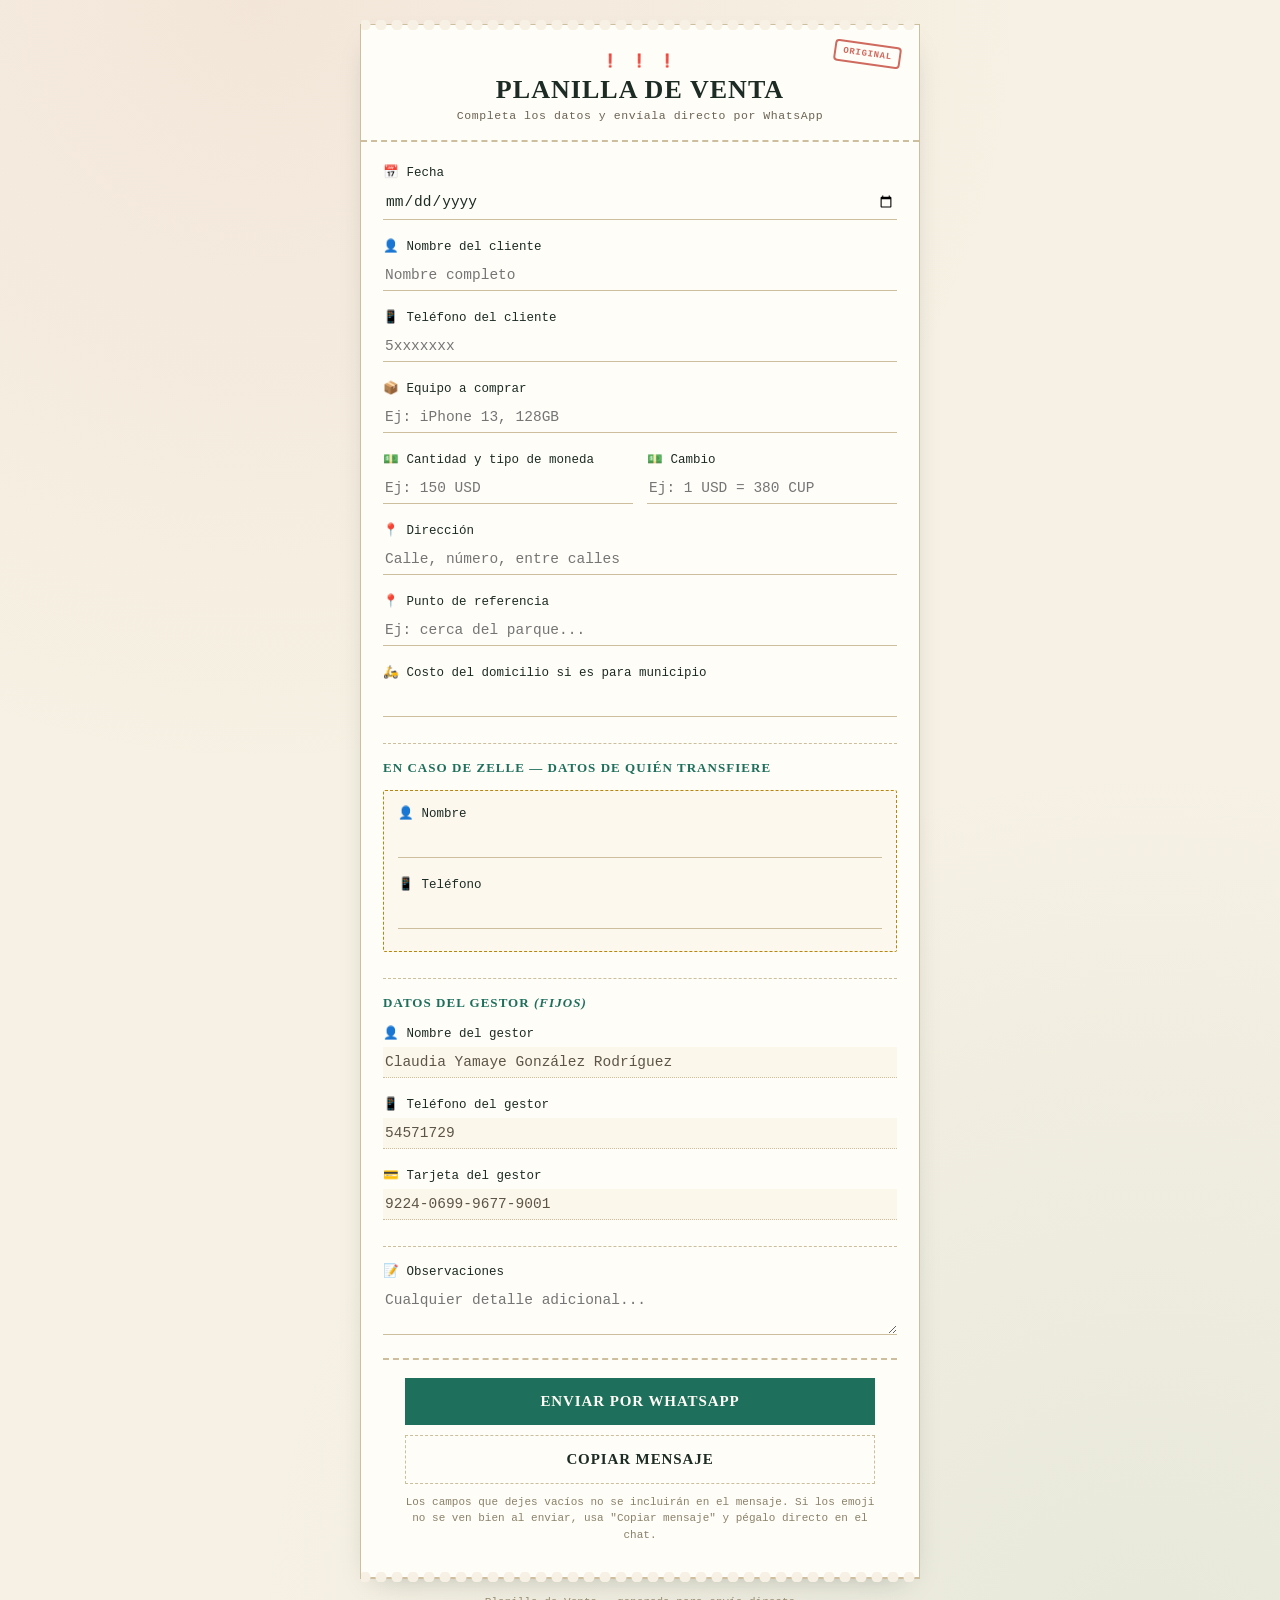
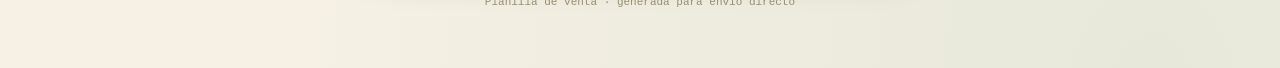
<file: planilla-venta.html>
<!DOCTYPE html>
<html lang="es">
<head>
<meta charset="UTF-8">
<meta name="viewport" content="width=device-width, initial-scale=1.0">
<title>Planilla de Venta</title>
<style>
  :root{
    --ink:#1c2b24;
    --paper:#f6f1e4;
    --line:#cdbf9d;
    --accent:#c0392b;
    --accent-2:#1e6f5c;
    --gold:#b8860b;
    --field-bg:#fffdf8;
  }

  *{box-sizing:border-box;}

  body{
    margin:0;
    background:
      radial-gradient(circle at 20% 0%, rgba(192,57,43,0.06), transparent 40%),
      radial-gradient(circle at 90% 100%, rgba(30,111,92,0.07), transparent 45%),
      var(--paper);
    color:var(--ink);
    font-family:"Courier New", ui-monospace, monospace;
    min-height:100vh;
    padding:24px 14px 60px;
  }

  .ticket{
    max-width:560px;
    margin:0 auto;
    background:var(--field-bg);
    border:1px solid var(--line);
    box-shadow: 0 1px 0 var(--line), 0 12px 30px -16px rgba(28,43,36,0.35);
    position:relative;
  }

  .ticket::before, .ticket::after{
    content:"";
    position:absolute;
    left:0; right:0; height:10px;
    background-image: radial-gradient(circle, var(--paper) 5px, transparent 6px);
    background-size: 16px 16px;
    background-position: -4px center;
  }
  .ticket::before{ top:-5px; }
  .ticket::after{ bottom:-5px; }

  header{
    text-align:center;
    padding:28px 20px 18px;
    border-bottom:2px dashed var(--line);
  }

  .siren{
    font-size:13px;
    letter-spacing:.18em;
    color:var(--accent);
    font-weight:700;
  }

  h1{
    font-family: Georgia, 'Times New Roman', serif;
    font-size:26px;
    letter-spacing:.04em;
    margin:6px 0 4px;
    text-transform:uppercase;
  }

  .sub{
    font-size:11.5px;
    color:#6b6354;
    letter-spacing:.05em;
  }

  form{ padding:22px 22px 8px; }

  .group{ margin-bottom:18px; }

  .group.section-break{
    margin-top:26px;
    padding-top:16px;
    border-top:1px dashed var(--line);
  }

  .section-title{
    font-family: Georgia, serif;
    font-size:13px;
    text-transform:uppercase;
    letter-spacing:.08em;
    color:var(--accent-2);
    margin-bottom:14px;
    font-weight:700;
  }

  label{
    display:block;
    font-size:12.5px;
    margin-bottom:6px;
    color:var(--ink);
  }

  label .opt{
    color:#9a8f72;
    font-style:italic;
    font-size:11px;
  }

  input, textarea{
    width:100%;
    border:none;
    border-bottom:1.5px solid var(--line);
    background:transparent;
    font-family:inherit;
    font-size:14.5px;
    padding:7px 2px;
    color:var(--ink);
    transition:border-color .15s;
  }

  input:focus, textarea:focus{
    outline:none;
    border-bottom-color:var(--accent);
  }

  input[readonly]{
    color:#5c5547;
    background:rgba(184,134,11,0.05);
    border-bottom-style:dotted;
    cursor:default;
  }

  textarea{ resize:vertical; min-height:50px; }

  .row2{
    display:grid;
    grid-template-columns:1fr 1fr;
    gap:14px;
  }

  @media (max-width:420px){
    .row2{ grid-template-columns:1fr; }
  }

  .zelle-box{
    border:1.5px dashed var(--gold);
    padding:14px 14px 4px;
    border-radius:2px;
    background:rgba(184,134,11,0.04);
  }

  .submit-area{
    padding:18px 22px 26px;
    border-top:2px dashed var(--line);
    margin-top:10px;
  }

  button{
    width:100%;
    background:var(--accent-2);
    color:#fefcf4;
    border:none;
    padding:15px;
    font-family: Georgia, serif;
    font-size:15px;
    font-weight:700;
    letter-spacing:.06em;
    text-transform:uppercase;
    cursor:pointer;
    transition: transform .08s ease, background .15s;
  }

  button:active{ transform:scale(0.98); }
  button:hover{ background:#16584a; }

  .hint{
    text-align:center;
    font-size:11px;
    color:#8a8169;
    margin-top:10px;
    line-height:1.5;
  }

  .stamp{
    position:absolute;
    top:18px;
    right:18px;
    border:2px solid var(--accent);
    color:var(--accent);
    font-size:9px;
    font-weight:700;
    letter-spacing:.08em;
    padding:4px 7px;
    transform:rotate(8deg);
    border-radius:4px;
    opacity:.75;
  }

  footer{
    text-align:center;
    font-size:11px;
    color:#9a8f72;
    margin-top:18px;
  }
</style>
</head>
<body>

<div class="ticket">
  <div class="stamp">ORIGINAL</div>
  <header>
    <div class="siren">❗ ❗ ❗</div>
    <h1>Planilla de Venta</h1>
    <div class="sub">Completa los datos y envíala directo por WhatsApp</div>
  </header>

  <form id="planillaForm">

    <div class="group">
      <label for="fecha">📅 Fecha</label>
      <input type="date" id="fecha" name="fecha">
    </div>

    <div class="group">
      <label for="nombreCliente">👤 Nombre del cliente</label>
      <input type="text" id="nombreCliente" name="nombreCliente" placeholder="Nombre completo">
    </div>

    <div class="group">
      <label for="telCliente">📱 Teléfono del cliente</label>
      <input type="tel" id="telCliente" name="telCliente" placeholder="5xxxxxxx">
    </div>

    <div class="group">
      <label for="equipo">📦 Equipo a comprar</label>
      <input type="text" id="equipo" name="equipo" placeholder="Ej: iPhone 13, 128GB">
    </div>

    <div class="group row2">
      <div>
        <label for="cantidad">💵 Cantidad y tipo de moneda</label>
        <input type="text" id="cantidad" name="cantidad" placeholder="Ej: 150 USD">
      </div>
      <div>
        <label for="cambio">💵 Cambio</label>
        <input type="text" id="cambio" name="cambio" placeholder="Ej: 1 USD = 380 CUP">
      </div>
    </div>

    <div class="group">
      <label for="direccion">📍 Dirección</label>
      <input type="text" id="direccion" name="direccion" placeholder="Calle, número, entre calles">
    </div>

    <div class="group">
      <label for="referencia">📍 Punto de referencia</label>
      <input type="text" id="referencia" name="referencia" placeholder="Ej: cerca del parque...">
    </div>

    <div class="group">
      <label for="domicilio">🛵 Costo del domicilio si es para municipio</label>
      <input type="text" id="domicilio" name="domicilio">
    </div>

    <div class="group section-break">
      <div class="section-title">En caso de Zelle — datos de quién transfiere</div>
      <div class="zelle-box">
        <div class="group">
          <label for="zelleNombre">👤 Nombre</label>
          <input type="text" id="zelleNombre" name="zelleNombre">
        </div>
        <div class="group">
          <label for="zelleTelefono">📱 Teléfono</label>
          <input type="tel" id="zelleTelefono" name="zelleTelefono">
        </div>
      </div>
    </div>

    <div class="group section-break">
      <div class="section-title">Datos del gestor <span class="opt" style="font-style:italic;">(fijos)</span></div>
      <div class="group">
        <label for="gestorNombre">👤 Nombre del gestor</label>
        <input type="text" id="gestorNombre" name="gestorNombre" value="Claudia Yamaye González Rodríguez" readonly>
      </div>
      <div class="group">
        <label for="gestorTelefono">📱 Teléfono del gestor</label>
        <input type="tel" id="gestorTelefono" name="gestorTelefono" value="54571729" readonly>
      </div>
      <div class="group">
        <label for="gestorTarjeta">💳 Tarjeta del gestor</label>
        <input type="text" id="gestorTarjeta" name="gestorTarjeta" value="9224-0699-9677-9001" readonly>
      </div>
    </div>

    <div class="group section-break">
      <label for="observaciones">📝 Observaciones</label>
      <textarea id="observaciones" name="observaciones" placeholder="Cualquier detalle adicional..."></textarea>
    </div>

    <div class="submit-area">
      <button type="submit">Enviar por WhatsApp</button>
      <button type="button" id="copyBtn" style="margin-top:10px; background:transparent; border:1.5px dashed var(--line); color:var(--ink);">Copiar mensaje</button>
      <div class="hint">Los campos que dejes vacíos no se incluirán en el mensaje. Si los emoji no se ven bien al enviar, usa "Copiar mensaje" y pégalo directo en el chat.</div>
    </div>

  </form>
</div>

<footer>Planilla de Venta · generada para envío directo</footer>

<script>
const WHATSAPP_LINK = "https://wa.me/5354571729";

function isMobileDevice() {
  return /Android|iPhone|iPad|iPod/i.test(navigator.userAgent);
}

function buildWhatsappUrl(message) {
  const encoded = encodeURIComponent(message);
  const match = WHATSAPP_LINK.match(/wa\.me\/(\d{7,15})/);
  if (!match) return null;
  const phone = match[1];

  if (isMobileDevice()) {
    // El esquema nativo whatsapp:// abre la app directamente sin pasar
    // por ninguna página web intermedia, evitando que esa página
    // muestre los emojis rotos antes de redirigir a la app.
    return `whatsapp://send?phone=${phone}&text=${encoded}`;
  }
  // En PC (sin app nativa) usamos WhatsApp Web directo.
  return `https://web.whatsapp.com/send?phone=${phone}&text=${encoded}`;
}

const fieldDefs = [
  { id: "fecha", label: "📅 Fecha", isDate: true },
  { id: "nombreCliente", label: "👤 Nombre del cliente" },
  { id: "telCliente", label: "📱 Teléfono del cliente" },
  { id: "equipo", label: "📦 Equipo a comprar" },
  { id: "cantidad", label: "💵 Cantidad y tipo de moneda" },
  { id: "cambio", label: "💵 Cambio" },
  { id: "direccion", label: "📍 Dirección" },
  { id: "referencia", label: "📍 Punto de referencia" },
  { id: "domicilio", label: "🛵 Costo del domicilio si es para municipio" },
];

const zelleDefs = [
  { id: "zelleNombre", label: "👤 Nombre" },
  { id: "zelleTelefono", label: "📱 Teléfono" },
];

const gestorDefs = [
  { id: "gestorNombre", label: "👤 Nombre del gestor" },
  { id: "gestorTelefono", label: "📱 Teléfono del gestor" },
  { id: "gestorTarjeta", label: "💳 Tarjeta del gestor" },
];

function formatFecha(value) {
  if (!value) return "";
  const [y, m, d] = value.split("-");
  return `${d}/${m}/${y}`;
}

function buildMessage(data) {
  let lines = [];
  lines.push("❗❗ PLANILLA DE VENTA ❗❗");
  lines.push("");

  fieldDefs.forEach(f => {
    let val = data[f.id];
    if (val && val.trim() !== "") {
      if (f.isDate) val = formatFecha(val);
      lines.push(`${f.label}: ${val}`);
    }
  });

  const zelleHasData = zelleDefs.some(f => data[f.id] && data[f.id].trim() !== "");
  if (zelleHasData) {
    lines.push("");
    lines.push("En caso de Zelle, datos de quién realizará la transferencia:");
    zelleDefs.forEach(f => {
      const val = data[f.id];
      if (val && val.trim() !== "") {
        lines.push(`${f.label}: ${val}`);
      }
    });
  }

  const gestorHasData = gestorDefs.some(f => data[f.id] && data[f.id].trim() !== "");
  if (gestorHasData) {
    lines.push("");
    gestorDefs.forEach(f => {
      const val = data[f.id];
      if (val && val.trim() !== "") {
        lines.push(`${f.label}: ${val}`);
      }
    });
  }

  if (data.observaciones && data.observaciones.trim() !== "") {
    lines.push("");
    lines.push(`📝 Observaciones: ${data.observaciones}`);
  }

  return lines.join("\n");
}

function getFormData() {
  const formData = new FormData(document.getElementById("planillaForm"));
  const data = {};
  formData.forEach((value, key) => { data[key] = value; });
  return data;
}

document.getElementById("planillaForm").addEventListener("submit", function(e){
  e.preventDefault();

  const data = getFormData();
  const message = buildMessage(data);
  const directUrl = buildWhatsappUrl(message);

  if (directUrl) {
    if (isMobileDevice()) {
      // Intentamos abrir la app nativa directamente. Si en ~1.5s la página
      // sigue visible (la app no respondió, ej. no está instalada o el
      // navegador bloqueó el esquema), caemos a api.whatsapp.com como respaldo.
      const fallbackUrl = `https://api.whatsapp.com/send?phone=${WHATSAPP_LINK.match(/wa\.me\/(\d{7,15})/)[1]}&text=${encodeURIComponent(message)}`;
      const fallbackTimer = setTimeout(() => {
        window.location.href = fallbackUrl;
      }, 1500);
      window.addEventListener("blur", () => clearTimeout(fallbackTimer), { once: true });
      window.location.href = directUrl;
    } else {
      window.open(directUrl, "_blank");
    }
  } else {
    copyToClipboard(message);
    alert("El mensaje fue copiado. Se abrirá WhatsApp: pega el mensaje (mantén presionado y selecciona Pegar) y envíalo.");
    window.open(WHATSAPP_LINK, "_blank");
  }
});

function copyToClipboard(text) {
  // Intento moderno (requiere HTTPS o localhost)
  if (navigator.clipboard && window.isSecureContext) {
    return navigator.clipboard.writeText(text);
  }
  // Fallback para file:// o navegadores sin Clipboard API
  return new Promise((resolve, reject) => {
    const ta = document.createElement("textarea");
    ta.value = text;
    ta.style.position = "fixed";
    ta.style.left = "-9999px";
    ta.style.top = "0";
    document.body.appendChild(ta);
    ta.focus();
    ta.select();
    try {
      const ok = document.execCommand("copy");
      document.body.removeChild(ta);
      ok ? resolve() : reject(new Error("execCommand falló"));
    } catch (err) {
      document.body.removeChild(ta);
      reject(err);
    }
  });
}

document.getElementById("copyBtn").addEventListener("click", function(){
  const data = getFormData();
  const message = buildMessage(data);
  const btn = this;
  copyToClipboard(message).then(() => {
    btn.textContent = "¡Mensaje copiado!";
    setTimeout(() => { btn.textContent = "Copiar mensaje"; }, 1800);
  }).catch(() => {
    btn.textContent = "No se pudo copiar";
    setTimeout(() => { btn.textContent = "Copiar mensaje"; }, 1800);
  });
});
</script>

</body>
</html>
</file>
